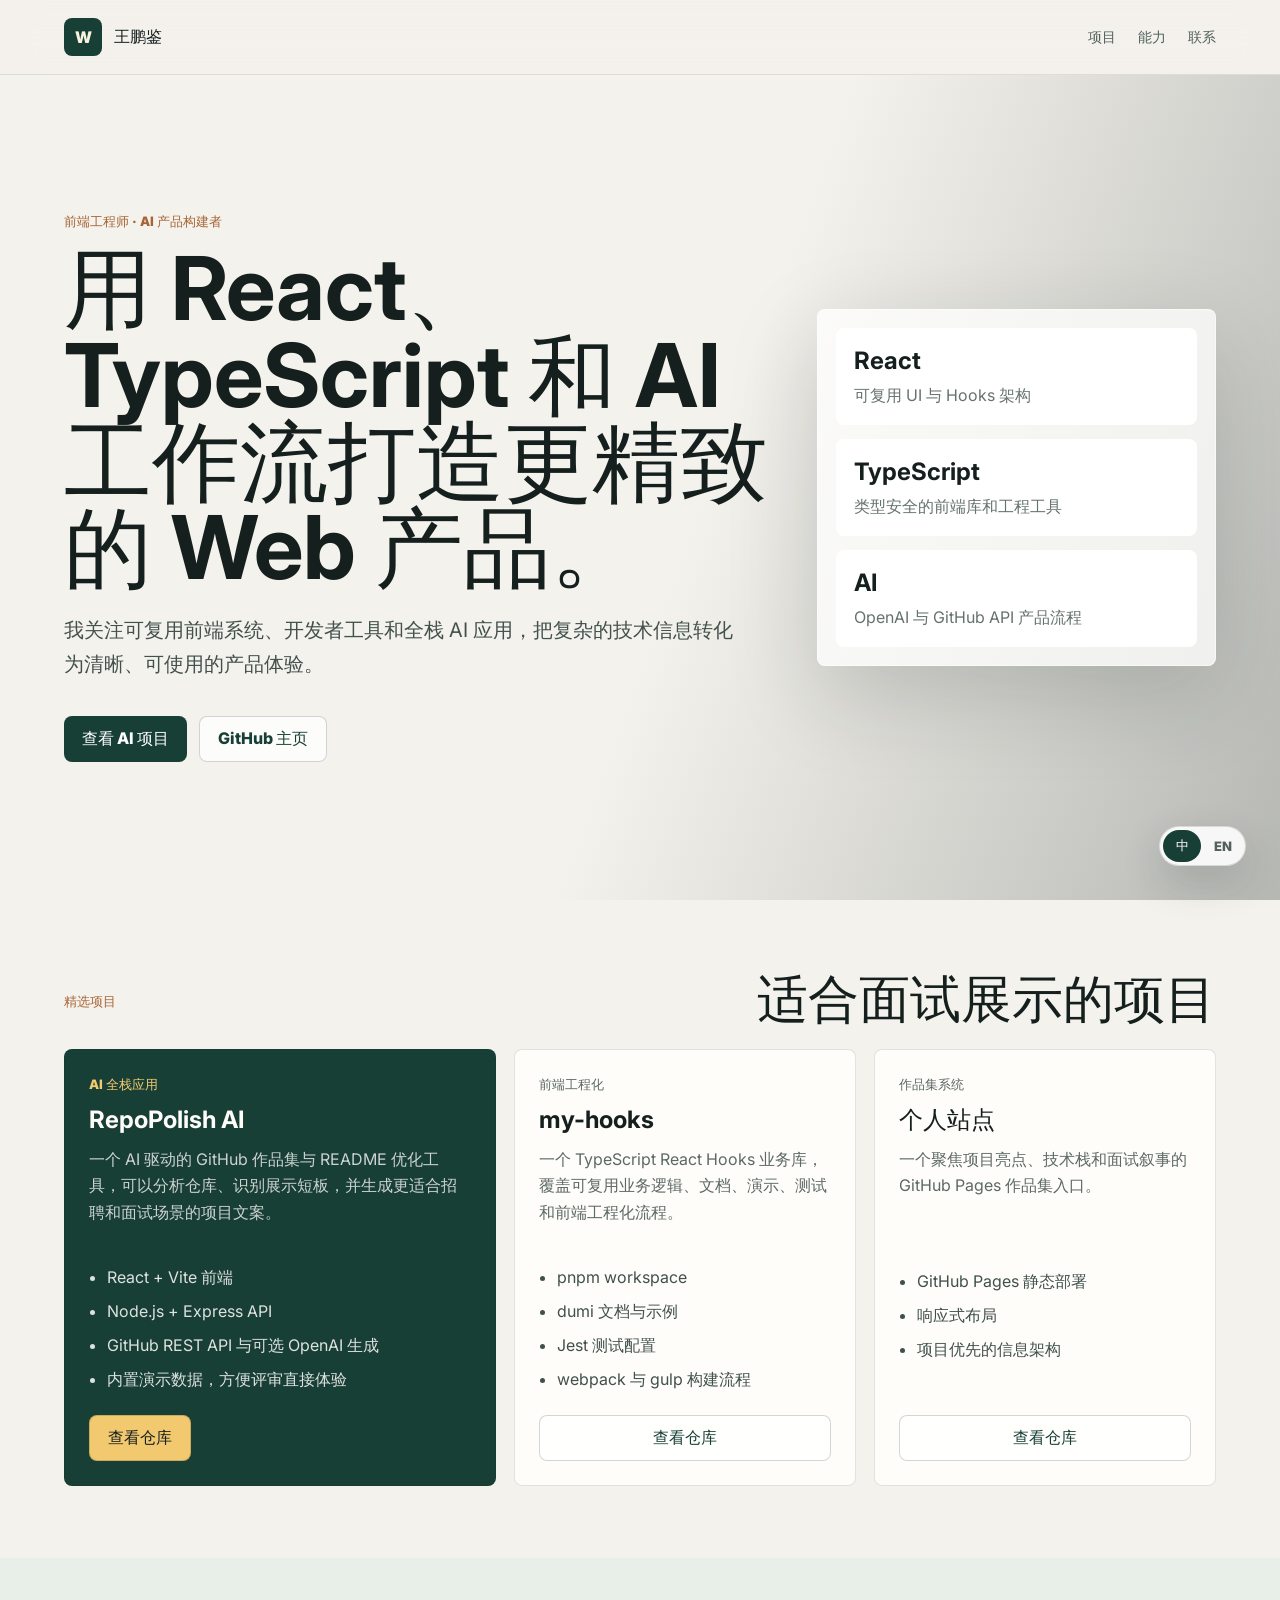
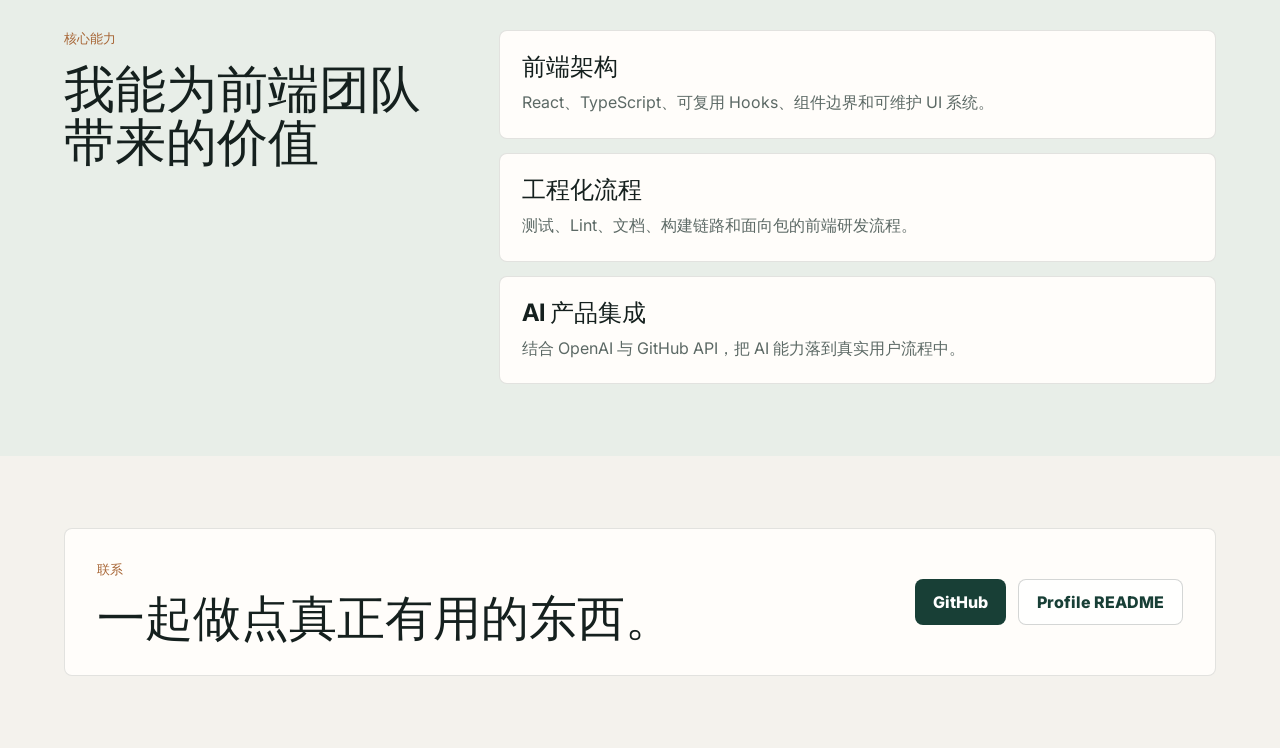
<file: index.html>
<!doctype html>
<html lang="zh-CN">
  <head>
    <meta charset="UTF-8" />
    <meta name="viewport" content="width=device-width, initial-scale=1.0" />
    <meta
      name="description"
      content="王鹏鉴 - 专注 React、TypeScript、前端工程化和 AI 产品落地的前端工程师。"
    />
    <title>王鹏鉴 | 前端工程师</title>
    <link rel="preconnect" href="https://fonts.googleapis.com" />
    <link rel="preconnect" href="https://fonts.gstatic.com" crossorigin />
    <link
      href="https://fonts.googleapis.com/css2?family=Inter:wght@500;650;760;850&display=swap"
      rel="stylesheet"
    />
    <link rel="stylesheet" href="./styles.css" />
  </head>
  <body>
    <header class="site-header">
      <a class="brand" href="#top" aria-label="王鹏鉴 portfolio home">
        <span class="brand-mark">W</span>
        <span>王鹏鉴</span>
      </a>
      <nav aria-label="Primary navigation">
        <a href="#projects" data-i18n="nav.projects">项目</a>
        <a href="#skills" data-i18n="nav.skills">能力</a>
        <a href="#contact" data-i18n="nav.contact">联系</a>
      </nav>
    </header>

    <main id="top">
      <section class="hero">
        <div class="hero-copy">
          <p class="eyebrow" data-i18n="hero.eyebrow">前端工程师 · AI 产品构建者</p>
          <h1 data-i18n="hero.title">用 React、TypeScript 和 AI 工作流打造更精致的 Web 产品。</h1>
          <p class="hero-text" data-i18n="hero.text">我关注可复用前端系统、开发者工具和全栈 AI 应用，把复杂的技术信息转化为清晰、可使用的产品体验。</p>
          <div class="hero-actions">
            <a class="primary-action" href="https://github.com/wangpengjian/repopolish-ai" data-i18n="hero.primaryAction">查看 AI 项目</a>
            <a class="secondary-action" href="https://github.com/wangpengjian" data-i18n="hero.secondaryAction">GitHub 主页</a>
          </div>
        </div>
        <aside class="hero-panel" aria-label="Profile highlights">
          <div class="metric">
            <strong>React</strong>
            <span data-i18n="hero.metricReact">可复用 UI 与 Hooks 架构</span>
          </div>
          <div class="metric">
            <strong>TypeScript</strong>
            <span data-i18n="hero.metricTs">类型安全的前端库和工程工具</span>
          </div>
          <div class="metric">
            <strong>AI</strong>
            <span data-i18n="hero.metricAi">OpenAI 与 GitHub API 产品流程</span>
          </div>
        </aside>
      </section>

      <section class="section" id="projects">
        <div class="section-heading">
          <p class="eyebrow" data-i18n="projects.eyebrow">精选项目</p>
          <h2 data-i18n="projects.title">适合面试展示的项目</h2>
        </div>

        <div class="project-grid">
          <article class="project-card featured">
            <div>
              <p class="project-type" data-i18n="projects.repoPolish.type">AI 全栈应用</p>
              <h3>RepoPolish AI</h3>
              <p data-i18n="projects.repoPolish.desc">一个 AI 驱动的 GitHub 作品集与 README 优化工具，可以分析仓库、识别展示短板，并生成更适合招聘和面试场景的项目文案。</p>
            </div>
            <ul>
              <li data-i18n="projects.repoPolish.point1">React + Vite 前端</li>
              <li data-i18n="projects.repoPolish.point2">Node.js + Express API</li>
              <li data-i18n="projects.repoPolish.point3">GitHub REST API 与可选 OpenAI 生成</li>
              <li data-i18n="projects.repoPolish.point4">内置演示数据，方便评审直接体验</li>
            </ul>
            <a href="https://github.com/wangpengjian/repopolish-ai" data-i18n="projects.openRepo">查看仓库</a>
          </article>

          <article class="project-card">
            <div>
              <p class="project-type" data-i18n="projects.myHooks.type">前端工程化</p>
              <h3>my-hooks</h3>
              <p data-i18n="projects.myHooks.desc">一个 TypeScript React Hooks 业务库，覆盖可复用业务逻辑、文档、演示、测试和前端工程化流程。</p>
            </div>
            <ul>
              <li data-i18n="projects.myHooks.point1">pnpm workspace</li>
              <li data-i18n="projects.myHooks.point2">dumi 文档与示例</li>
              <li data-i18n="projects.myHooks.point3">Jest 测试配置</li>
              <li data-i18n="projects.myHooks.point4">webpack 与 gulp 构建流程</li>
            </ul>
            <a href="https://github.com/wangpengjian/my-hooks" data-i18n="projects.openRepo">查看仓库</a>
          </article>

          <article class="project-card">
            <div>
              <p class="project-type" data-i18n="projects.site.type">作品集系统</p>
              <h3 data-i18n="projects.site.name">个人站点</h3>
              <p data-i18n="projects.site.desc">一个聚焦项目亮点、技术栈和面试叙事的 GitHub Pages 作品集入口。</p>
            </div>
            <ul>
              <li data-i18n="projects.site.point1">GitHub Pages 静态部署</li>
              <li data-i18n="projects.site.point2">响应式布局</li>
              <li data-i18n="projects.site.point3">项目优先的信息架构</li>
            </ul>
            <a href="https://github.com/wangpengjian/wangpengjian.github.io" data-i18n="projects.openRepo">查看仓库</a>
          </article>
        </div>
      </section>

      <section class="section split-section" id="skills">
        <div>
          <p class="eyebrow" data-i18n="skills.eyebrow">核心能力</p>
          <h2 data-i18n="skills.title">我能为前端团队带来的价值</h2>
        </div>
        <div class="skill-list">
          <div class="skill-item">
            <h3 data-i18n="skills.arch.title">前端架构</h3>
            <p data-i18n="skills.arch.desc">React、TypeScript、可复用 Hooks、组件边界和可维护 UI 系统。</p>
          </div>
          <div class="skill-item">
            <h3 data-i18n="skills.workflow.title">工程化流程</h3>
            <p data-i18n="skills.workflow.desc">测试、Lint、文档、构建链路和面向包的前端研发流程。</p>
          </div>
          <div class="skill-item">
            <h3 data-i18n="skills.ai.title">AI 产品集成</h3>
            <p data-i18n="skills.ai.desc">结合 OpenAI 与 GitHub API，把 AI 能力落到真实用户流程中。</p>
          </div>
        </div>
      </section>

      <section class="contact-band" id="contact">
        <div>
          <p class="eyebrow" data-i18n="contact.eyebrow">联系</p>
          <h2 data-i18n="contact.title">一起做点真正有用的东西。</h2>
        </div>
        <div class="contact-actions">
          <a href="https://github.com/wangpengjian">GitHub</a>
          <a href="https://github.com/wangpengjian/wangpengjian">Profile README</a>
        </div>
      </section>
    </main>
    <div class="language-toggle" aria-label="Language switcher">
      <button class="active" type="button" data-lang="zh">中</button>
      <button type="button" data-lang="en">EN</button>
    </div>
    <script src="./script.js"></script>
  </body>
</html>
</file>
<file: styles.css>
:root {
  color: #15201e;
  background: #f4f2ed;
  font-family: Inter, ui-sans-serif, system-ui, -apple-system, BlinkMacSystemFont, "Segoe UI", sans-serif;
  font-synthesis: none;
  text-rendering: optimizeLegibility;
  -webkit-font-smoothing: antialiased;
}

* {
  box-sizing: border-box;
}

html {
  scroll-behavior: smooth;
}

body {
  margin: 0;
  min-width: 320px;
}

a {
  color: inherit;
}

.site-header {
  position: sticky;
  top: 0;
  z-index: 10;
  display: flex;
  align-items: center;
  justify-content: space-between;
  gap: 24px;
  padding: 18px clamp(20px, 5vw, 72px);
  border-bottom: 1px solid rgba(21, 32, 30, 0.1);
  background: rgba(244, 242, 237, 0.86);
  backdrop-filter: blur(18px);
}

.brand,
nav,
.hero-actions,
.contact-actions,
.language-toggle {
  display: flex;
  align-items: center;
}

.brand {
  gap: 12px;
  text-decoration: none;
  font-weight: 850;
}

.brand-mark {
  display: inline-grid;
  width: 38px;
  height: 38px;
  place-items: center;
  border-radius: 8px;
  background: #183f36;
  color: #f8f3df;
}

nav {
  gap: 22px;
}

nav a {
  color: #52615c;
  font-size: 14px;
  font-weight: 760;
  text-decoration: none;
}

.language-toggle {
  position: fixed;
  right: clamp(16px, 3vw, 34px);
  bottom: clamp(16px, 3vw, 34px);
  z-index: 20;
  gap: 3px;
  padding: 3px;
  border: 1px solid rgba(21, 32, 30, 0.14);
  border-radius: 999px;
  background: rgba(255, 255, 255, 0.88);
  box-shadow: 0 16px 42px rgba(21, 32, 30, 0.16);
  backdrop-filter: blur(16px);
}

.language-toggle button {
  min-width: 38px;
  height: 32px;
  border: 0;
  border-radius: 999px;
  background: transparent;
  color: #52615c;
  cursor: pointer;
  font: inherit;
  font-size: 13px;
  font-weight: 850;
}

.language-toggle button.active {
  background: #183f36;
  color: #ffffff;
}

.hero {
  display: grid;
  grid-template-columns: minmax(0, 1.1fr) minmax(320px, 0.62fr);
  gap: 44px;
  min-height: calc(100vh - 75px);
  align-items: center;
  padding: clamp(42px, 7vw, 92px) clamp(20px, 5vw, 72px);
  background:
    linear-gradient(110deg, rgba(244, 242, 237, 0.95), rgba(244, 242, 237, 0.72) 54%, rgba(21, 32, 30, 0.28)),
    url("https://images.unsplash.com/photo-1497366754035-f200968a6e72?auto=format&fit=crop&w=1800&q=82");
  background-position: center;
  background-size: cover;
}

.hero-copy {
  max-width: 900px;
}

.eyebrow {
  margin: 0 0 14px;
  color: #a76535;
  font-size: 13px;
  font-weight: 850;
  letter-spacing: 0;
  text-transform: uppercase;
}

h1,
h2,
h3,
p {
  margin-top: 0;
}

h1 {
  max-width: 880px;
  margin-bottom: 24px;
  font-size: clamp(44px, 7vw, 88px);
  line-height: 0.98;
  letter-spacing: 0;
}

.hero-text {
  max-width: 680px;
  color: #43514d;
  font-size: 20px;
  line-height: 1.68;
}

.hero-actions {
  flex-wrap: wrap;
  gap: 12px;
  margin-top: 34px;
}

.primary-action,
.secondary-action,
.project-card a,
.contact-actions a {
  display: inline-flex;
  min-height: 46px;
  align-items: center;
  justify-content: center;
  border-radius: 8px;
  padding: 0 18px;
  font-weight: 800;
  text-decoration: none;
}

.primary-action,
.contact-actions a:first-child {
  background: #183f36;
  color: #ffffff;
}

.secondary-action,
.project-card a,
.contact-actions a:last-child {
  border: 1px solid rgba(21, 32, 30, 0.18);
  background: rgba(255, 255, 255, 0.72);
  color: #183f36;
}

.hero-panel {
  display: grid;
  gap: 14px;
  padding: 18px;
  border: 1px solid rgba(255, 255, 255, 0.52);
  border-radius: 8px;
  background: rgba(255, 255, 255, 0.74);
  box-shadow: 0 28px 90px rgba(21, 32, 30, 0.18);
}

.metric {
  padding: 18px;
  border-radius: 8px;
  background: #ffffff;
}

.metric strong {
  display: block;
  margin-bottom: 8px;
  font-size: 24px;
}

.metric span {
  color: #65726e;
  line-height: 1.5;
}

.section {
  padding: 72px clamp(20px, 5vw, 72px);
}

.section-heading {
  display: flex;
  justify-content: space-between;
  gap: 24px;
  align-items: end;
  margin-bottom: 24px;
}

h2 {
  max-width: 760px;
  margin-bottom: 0;
  font-size: clamp(32px, 4vw, 56px);
  line-height: 1.04;
  letter-spacing: 0;
}

.project-grid {
  display: grid;
  grid-template-columns: minmax(0, 1.16fr) minmax(0, 0.92fr) minmax(0, 0.92fr);
  gap: 18px;
}

.project-card,
.skill-item,
.contact-band {
  border: 1px solid rgba(21, 32, 30, 0.12);
  border-radius: 8px;
  background: #fffdfa;
}

.project-card {
  display: flex;
  min-height: 420px;
  flex-direction: column;
  justify-content: space-between;
  gap: 24px;
  padding: 24px;
}

.project-card.featured {
  background: #183f36;
  color: #fffdfa;
}

.project-type {
  margin-bottom: 10px;
  color: #a76535;
  font-size: 13px;
  font-weight: 850;
  text-transform: uppercase;
}

.featured .project-type {
  color: #f3c96f;
}

h3 {
  margin-bottom: 12px;
  font-size: 24px;
  line-height: 1.18;
}

.project-card p,
.skill-item p {
  color: #5c6965;
  line-height: 1.65;
}

.featured p {
  color: rgba(255, 253, 250, 0.78);
}

.project-card ul {
  display: grid;
  gap: 10px;
  margin: 0;
  padding-left: 18px;
  color: #40504b;
  line-height: 1.5;
}

.featured ul {
  color: rgba(255, 253, 250, 0.86);
}

.featured a {
  width: fit-content;
  background: #f3c96f;
  color: #17211f;
}

.split-section {
  display: grid;
  grid-template-columns: minmax(280px, 0.72fr) minmax(0, 1.28fr);
  gap: 32px;
  background: #e8eee8;
}

.skill-list {
  display: grid;
  gap: 14px;
}

.skill-item {
  padding: 22px;
}

.skill-item h3 {
  margin-bottom: 8px;
}

.skill-item p {
  margin-bottom: 0;
}

.contact-band {
  display: flex;
  justify-content: space-between;
  gap: 24px;
  align-items: center;
  margin: 72px clamp(20px, 5vw, 72px);
  padding: 32px;
}

.contact-band h2 {
  font-size: clamp(30px, 4vw, 48px);
}

.contact-actions {
  flex-wrap: wrap;
  gap: 12px;
}

@media (max-width: 980px) {
  .hero,
  .project-grid,
  .split-section {
    grid-template-columns: 1fr;
  }

  .hero {
    min-height: auto;
  }

  .project-card {
    min-height: 0;
  }
}

@media (max-width: 680px) {
  .site-header,
  .section-heading,
  .contact-band {
    align-items: flex-start;
    flex-direction: column;
  }

  nav {
    gap: 12px;
  }

  .language-toggle button {
    min-width: 42px;
    height: 34px;
  }

  h1 {
    font-size: 42px;
  }

  .hero-text {
    font-size: 18px;
  }

  .primary-action,
  .secondary-action,
  .contact-actions,
  .contact-actions a {
    width: 100%;
  }
}
</file>
